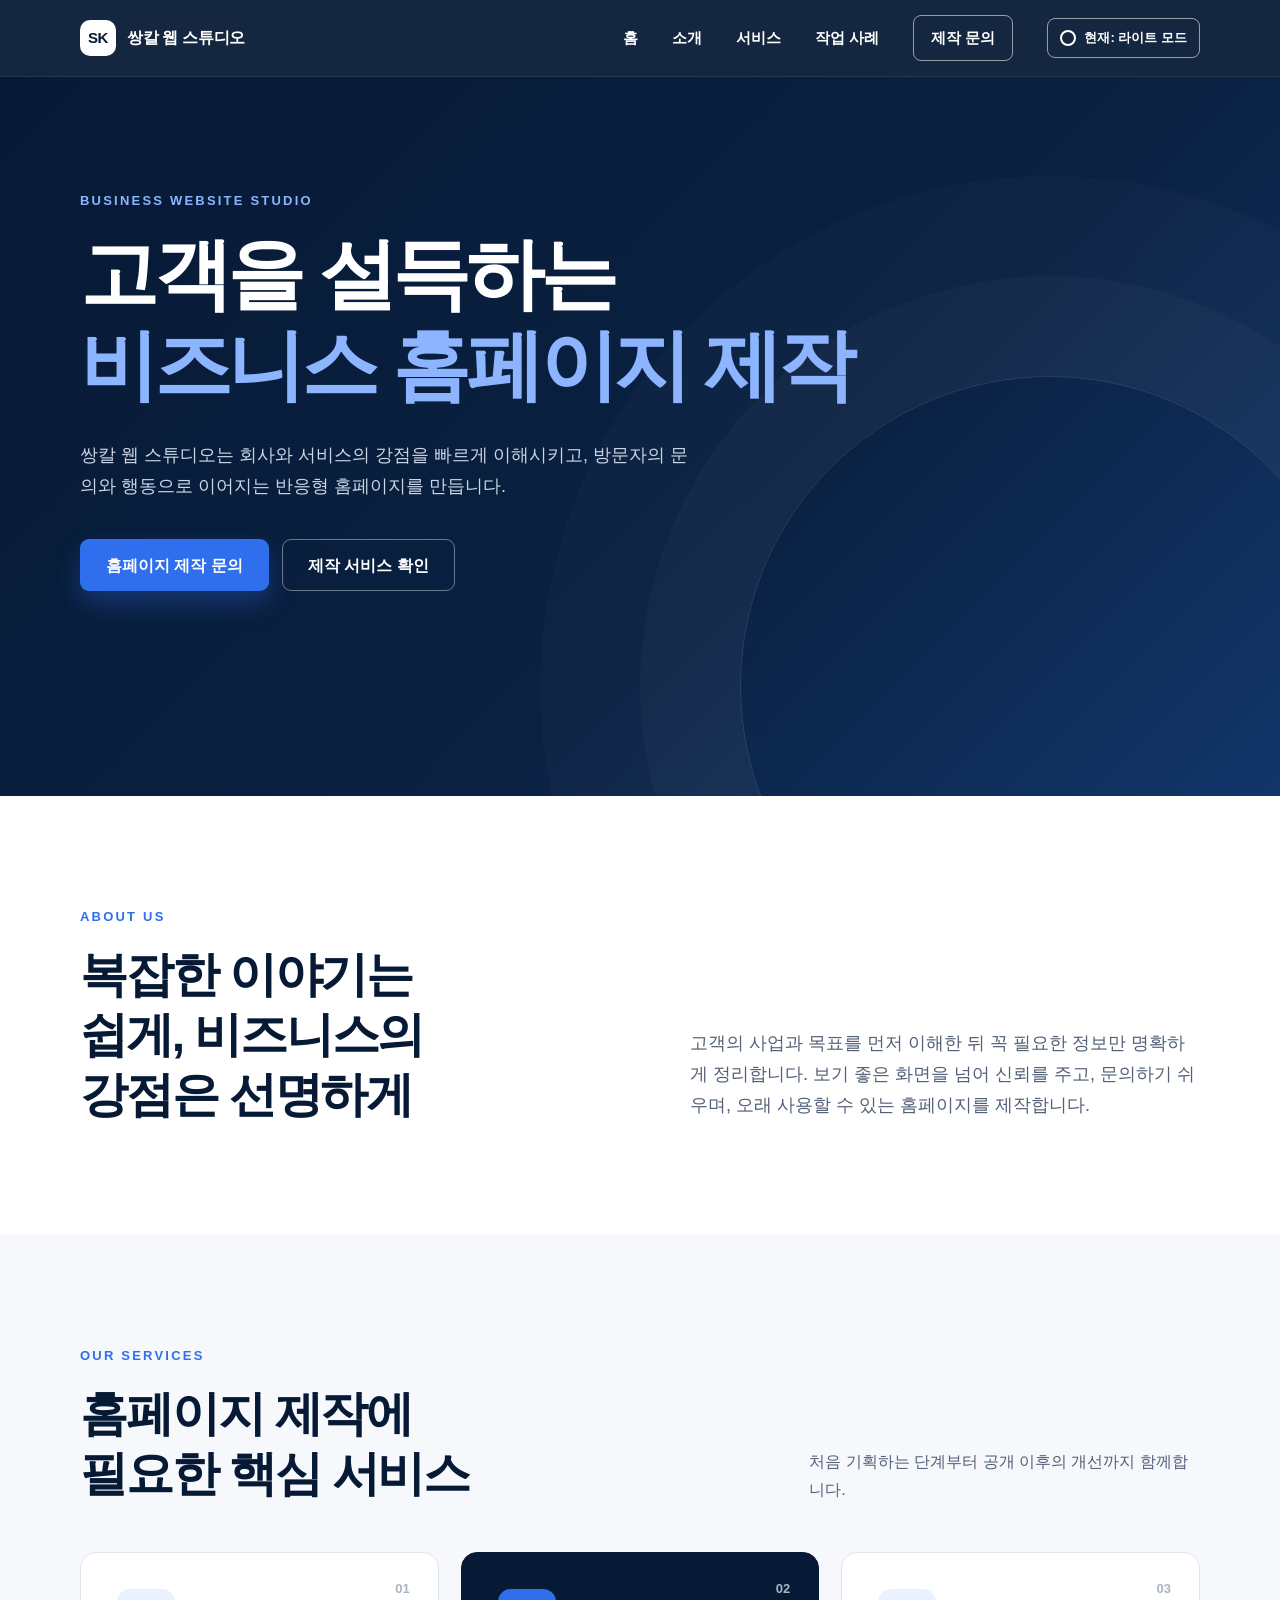
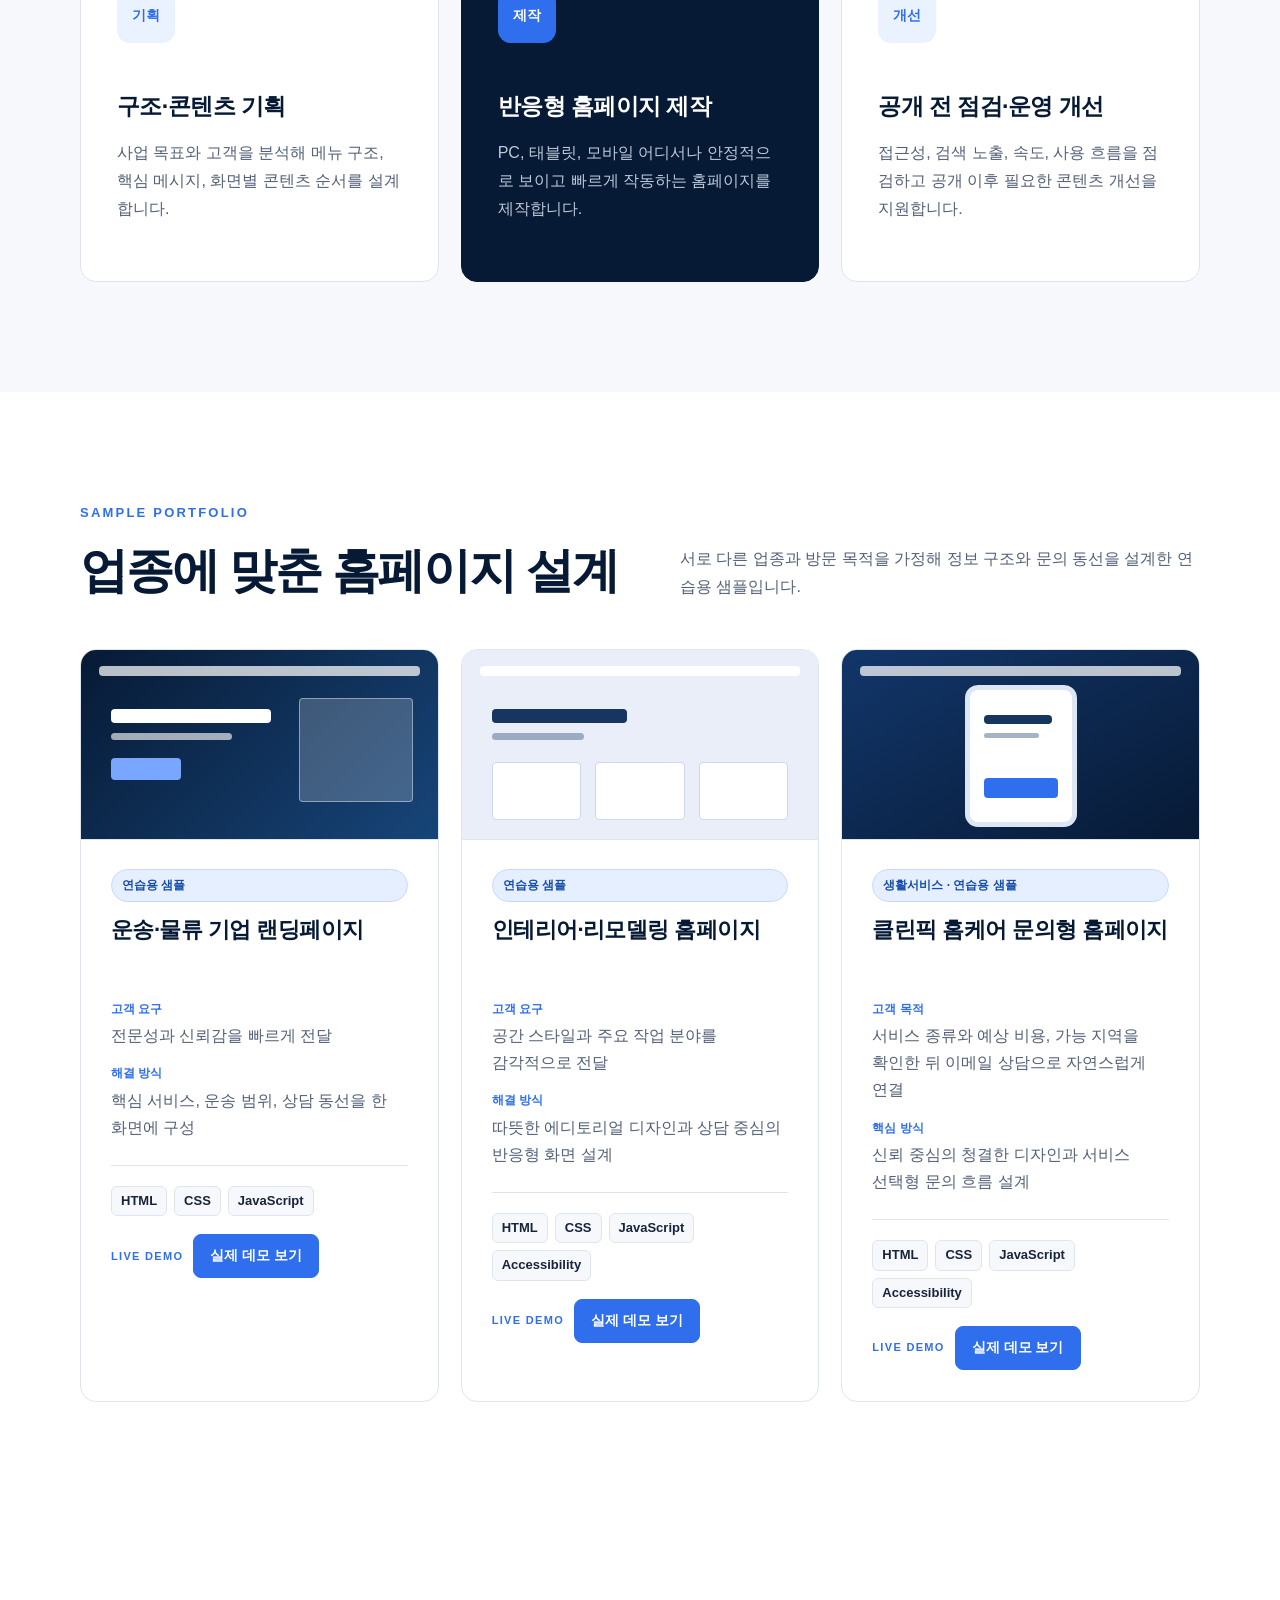
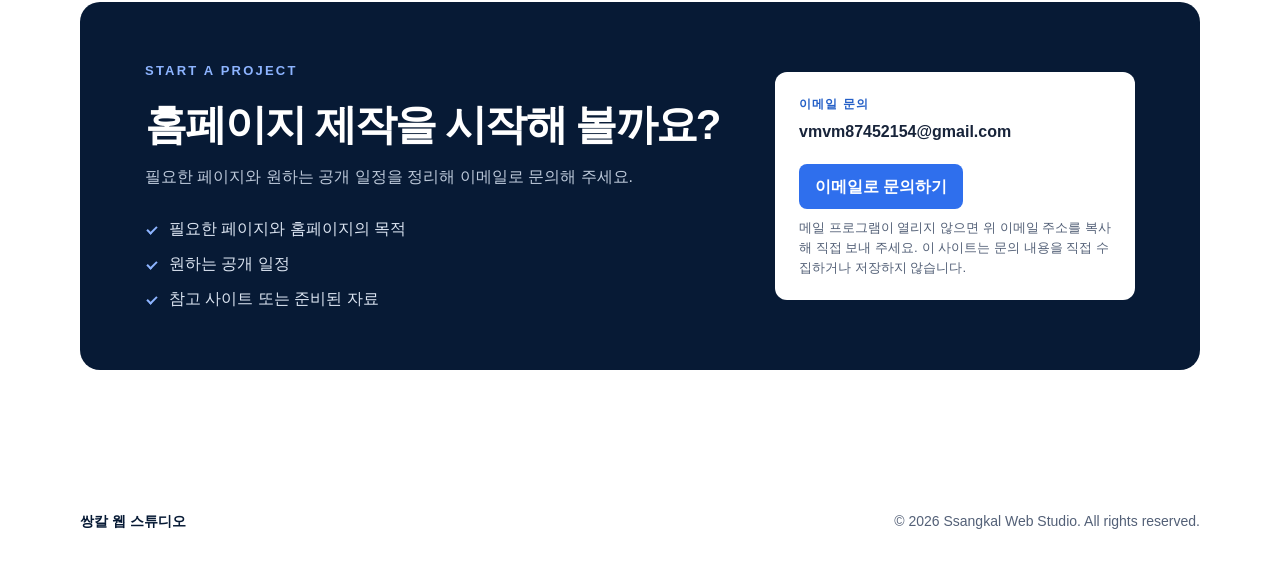
<file: index.html>
<!DOCTYPE html>
<html lang="ko">
<head>
  <meta charset="UTF-8">
  <meta name="viewport" content="width=device-width, initial-scale=1.0">
  <title>쌍칼 웹 스튜디오 | 반응형 비즈니스 홈페이지 제작</title>
  <meta name="description" content="운송·물류, 콘텐츠 브랜드, 소상공인을 위한 반응형 비즈니스 홈페이지를 기획하고 제작하는 쌍칼 웹 스튜디오입니다.">
  <meta name="robots" content="index, follow">
  <meta name="theme-color" content="#071a35">
  <link rel="canonical" href="https://ssangkalweb.github.io/ssangkal-web-studio/">
  <link rel="icon" href="favicon.svg" type="image/svg+xml">
  <meta property="og:type" content="website">
  <meta property="og:url" content="https://ssangkalweb.github.io/ssangkal-web-studio/">
  <meta property="og:locale" content="ko_KR">
  <meta property="og:site_name" content="쌍칼 웹 스튜디오">
  <meta property="og:title" content="쌍칼 웹 스튜디오 | 반응형 비즈니스 홈페이지 제작">
  <meta property="og:description" content="운송·물류, 콘텐츠 브랜드, 소상공인을 위한 반응형 비즈니스 홈페이지를 기획하고 제작하는 쌍칼 웹 스튜디오입니다.">
  <meta name="twitter:card" content="summary">
  <meta name="twitter:title" content="쌍칼 웹 스튜디오 | 반응형 비즈니스 홈페이지 제작">
  <meta name="twitter:description" content="운송·물류, 콘텐츠 브랜드, 소상공인을 위한 반응형 비즈니스 홈페이지를 기획하고 제작하는 쌍칼 웹 스튜디오입니다.">
  <link rel="stylesheet" href="style.css">
</head>
<body>
  <a class="skip-link" href="#main-content">본문으로 바로가기</a>

  <header class="site-header">
    <div class="container header-inner">
      <a class="logo" href="#home" aria-label="쌍칼 웹 스튜디오 홈으로 이동">
        <span class="logo-mark" aria-hidden="true">SK</span>
        <span>쌍칼 웹 스튜디오</span>
      </a>

      <button class="menu-toggle" type="button" aria-expanded="false" aria-controls="main-menu">
        <span class="sr-only">메뉴 열기</span>
        <span aria-hidden="true"></span>
        <span aria-hidden="true"></span>
        <span aria-hidden="true"></span>
      </button>

      <nav id="main-menu" class="main-nav" aria-label="주요 메뉴">
        <a href="#home">홈</a>
        <a href="#about">소개</a>
        <a href="#services">서비스</a>
        <a href="#portfolio">작업 사례</a>
        <a class="nav-contact" href="#contact">제작 문의</a>
        <button class="theme-toggle" type="button" aria-label="다크 모드로 전환">
          <span class="theme-icon" aria-hidden="true"></span>
          <span class="theme-label">현재: 라이트 모드</span>
        </button>
      </nav>
    </div>
  </header>

  <main id="main-content" tabindex="-1">
    <section id="home" class="hero" aria-labelledby="hero-title">
      <div class="container hero-content">
        <p class="eyebrow">BUSINESS WEBSITE STUDIO</p>
        <h1 id="hero-title">고객을 설득하는 <span>비즈니스 홈페이지 제작</span></h1>
        <p class="hero-description">
          쌍칼 웹 스튜디오는 회사와 서비스의 강점을 빠르게 이해시키고,
          방문자의 문의와 행동으로 이어지는 반응형 홈페이지를 만듭니다.
        </p>
        <div class="hero-actions">
          <a class="button button-primary" href="#contact">홈페이지 제작 문의</a>
          <a class="button button-secondary" href="#services">제작 서비스 확인</a>
        </div>
      </div>
      <div class="hero-decoration" aria-hidden="true"></div>
    </section>

    <section id="about" class="intro section" aria-labelledby="about-title">
      <div class="container intro-grid">
        <div>
          <p class="section-label">ABOUT US</p>
          <h2 id="about-title">복잡한 이야기는 쉽게, 비즈니스의 강점은 선명하게</h2>
        </div>
        <p class="intro-text">
          고객의 사업과 목표를 먼저 이해한 뒤 꼭 필요한 정보만 명확하게 정리합니다.
          보기 좋은 화면을 넘어 신뢰를 주고, 문의하기 쉬우며, 오래 사용할 수 있는 홈페이지를 제작합니다.
        </p>
      </div>
    </section>

    <section id="services" class="services section" aria-labelledby="services-title">
      <div class="container">
        <div class="section-heading">
          <div>
            <p class="section-label">OUR SERVICES</p>
            <h2 id="services-title">홈페이지 제작에 필요한 핵심 서비스</h2>
          </div>
          <p>처음 기획하는 단계부터 공개 이후의 개선까지 함께합니다.</p>
        </div>

        <div class="card-grid">
          <article class="service-card">
            <span class="card-number" aria-hidden="true">01</span>
            <div class="card-icon" aria-hidden="true">기획</div>
            <h3>구조·콘텐츠 기획</h3>
            <p>사업 목표와 고객을 분석해 메뉴 구조, 핵심 메시지, 화면별 콘텐츠 순서를 설계합니다.</p>
          </article>

          <article class="service-card featured">
            <span class="card-number" aria-hidden="true">02</span>
            <div class="card-icon" aria-hidden="true">제작</div>
            <h3>반응형 홈페이지 제작</h3>
            <p>PC, 태블릿, 모바일 어디서나 안정적으로 보이고 빠르게 작동하는 홈페이지를 제작합니다.</p>
          </article>

          <article class="service-card">
            <span class="card-number" aria-hidden="true">03</span>
            <div class="card-icon" aria-hidden="true">개선</div>
            <h3>공개 전 점검·운영 개선</h3>
            <p>접근성, 검색 노출, 속도, 사용 흐름을 점검하고 공개 이후 필요한 콘텐츠 개선을 지원합니다.</p>
          </article>
        </div>
      </div>
    </section>

    <section id="portfolio" class="portfolio section" aria-labelledby="portfolio-title">
      <div class="container">
        <div class="section-heading">
          <div>
            <p class="section-label">SAMPLE PORTFOLIO</p>
            <h2 id="portfolio-title">업종에 맞춘 홈페이지 설계</h2>
          </div>
          <p>서로 다른 업종과 방문 목적을 가정해 정보 구조와 문의 동선을 설계한 연습용 샘플입니다.</p>
        </div>

        <div class="portfolio-grid">
          <article class="portfolio-card" aria-labelledby="portfolio-logistics-title">
            <div class="site-preview preview-logistics" aria-hidden="true">
              <span class="preview-bar"></span>
              <span class="preview-heading"></span>
              <span class="preview-copy"></span>
              <span class="preview-button"></span>
              <span class="preview-panel"></span>
            </div>
            <div class="portfolio-content">
              <p class="sample-badge">연습용 샘플</p>
              <h3 id="portfolio-logistics-title">운송·물류 기업 랜딩페이지</h3>
              <dl class="portfolio-details">
                <div>
                  <dt>고객 요구</dt>
                  <dd>전문성과 신뢰감을 빠르게 전달</dd>
                </div>
                <div>
                  <dt>해결 방식</dt>
                  <dd>핵심 서비스, 운송 범위, 상담 동선을 한 화면에 구성</dd>
                </div>
              </dl>
              <ul class="tech-tags" aria-label="사용 기술">
                <li>HTML</li><li>CSS</li><li>JavaScript</li>
              </ul>
              <div class="portfolio-demo">
                <span class="demo-status">LIVE DEMO</span>
                <a class="demo-link" href="https://ssangkalweb.github.io/ssangkal-logistics-demo/" target="_blank" rel="noopener noreferrer">
                  실제 데모 보기
                  <span class="sr-only">(운송·물류 기업 랜딩페이지 데모, 새 창에서 열림)</span>
                </a>
              </div>
            </div>
          </article>

          <article class="portfolio-card" aria-labelledby="portfolio-interior-title">
            <div class="site-preview preview-content" aria-hidden="true">
              <span class="preview-bar"></span>
              <span class="preview-heading"></span>
              <span class="preview-copy"></span>
              <span class="preview-tile preview-tile-one"></span>
              <span class="preview-tile preview-tile-two"></span>
              <span class="preview-tile preview-tile-three"></span>
            </div>
            <div class="portfolio-content">
              <p class="sample-badge">연습용 샘플</p>
              <h3 id="portfolio-interior-title">인테리어·리모델링 홈페이지</h3>
              <dl class="portfolio-details">
                <div>
                  <dt>고객 요구</dt>
                  <dd>공간 스타일과 주요 작업 분야를 감각적으로 전달</dd>
                </div>
                <div>
                  <dt>해결 방식</dt>
                  <dd>따뜻한 에디토리얼 디자인과 상담 중심의 반응형 화면 설계</dd>
                </div>
              </dl>
              <ul class="tech-tags" aria-label="사용 기술">
                <li>HTML</li><li>CSS</li><li>JavaScript</li><li>Accessibility</li>
              </ul>
              <div class="portfolio-demo">
                <span class="demo-status">LIVE DEMO</span>
                <a class="demo-link" href="https://ssangkalweb.github.io/ssangkal-interior-demo/" target="_blank" rel="noopener noreferrer" aria-label="결담 스페이스 인테리어 홈페이지 데모 새 탭에서 보기">
                  실제 데모 보기
                </a>
              </div>
            </div>
          </article>

          <article class="portfolio-card" aria-labelledby="portfolio-homecare-title">
            <div class="site-preview preview-contact" aria-hidden="true">
              <span class="preview-bar"></span>
              <span class="preview-phone">
                <span class="preview-heading"></span>
                <span class="preview-copy"></span>
                <span class="preview-button"></span>
              </span>
            </div>
            <div class="portfolio-content">
              <p class="sample-badge">생활서비스 · 연습용 샘플</p>
              <h3 id="portfolio-homecare-title">클린픽 홈케어 문의형 홈페이지</h3>
              <dl class="portfolio-details">
                <div>
                  <dt>고객 목적</dt>
                  <dd>서비스 종류와 예상 비용, 가능 지역을 확인한 뒤 이메일 상담으로 자연스럽게 연결</dd>
                </div>
                <div>
                  <dt>핵심 방식</dt>
                  <dd>신뢰 중심의 청결한 디자인과 서비스 선택형 문의 흐름 설계</dd>
                </div>
              </dl>
              <ul class="tech-tags" aria-label="사용 기술">
                <li>HTML</li><li>CSS</li><li>JavaScript</li><li>Accessibility</li>
              </ul>
              <div class="portfolio-demo">
                <span class="demo-status">LIVE DEMO</span>
                <a class="demo-link" href="https://ssangkalweb.github.io/ssangkal-homecare-demo/" target="_blank" rel="noopener noreferrer" aria-label="클린픽 홈케어 데모 새 탭에서 보기">
                  실제 데모 보기
                </a>
              </div>
            </div>
          </article>
        </div>
      </div>
    </section>

    <section id="contact" class="contact section" aria-labelledby="contact-title">
      <div class="container contact-box">
        <div>
          <p class="section-label light">START A PROJECT</p>
          <h2 id="contact-title">홈페이지 제작을 시작해 볼까요?</h2>
          <p>필요한 페이지와 원하는 공개 일정을 정리해 이메일로 문의해 주세요.</p>
          <ul class="contact-checklist" aria-label="문의 시 알려주실 내용">
            <li>필요한 페이지와 홈페이지의 목적</li>
            <li>원하는 공개 일정</li>
            <li>참고 사이트 또는 준비된 자료</li>
          </ul>
        </div>
        <address class="contact-details" aria-label="문의 연락처">
          <span class="contact-label">이메일 문의</span>
          <strong><a href="mailto:vmvm87452154@gmail.com">vmvm87452154@gmail.com</a></strong>
          <a class="contact-action" href="mailto:vmvm87452154@gmail.com?subject=%5B%EC%8C%8D%EC%B9%BC%20%EC%9B%B9%20%EC%8A%A4%ED%8A%9C%EB%94%94%EC%98%A4%5D%20%ED%99%88%ED%8E%98%EC%9D%B4%EC%A7%80%20%EC%A0%9C%EC%9E%91%20%EB%AC%B8%EC%9D%98&amp;body=%EC%95%88%EB%85%95%ED%95%98%EC%84%B8%EC%9A%94.%20%ED%99%88%ED%8E%98%EC%9D%B4%EC%A7%80%20%EC%A0%9C%EC%9E%91%EC%9D%84%20%EB%AC%B8%EC%9D%98%EB%93%9C%EB%A6%BD%EB%8B%88%EB%8B%A4.%0A%0A%EC%97%85%EC%A2%85%20%EB%98%90%EB%8A%94%20%EB%B8%8C%EB%9E%9C%EB%93%9C%3A%0A%ED%95%84%EC%9A%94%ED%95%9C%20%ED%99%88%ED%8E%98%EC%9D%B4%EC%A7%80%3A%0A%ED%99%88%ED%8E%98%EC%9D%B4%EC%A7%80%EC%9D%98%20%ED%95%B5%EC%8B%AC%20%EB%AA%A9%EC%A0%81%3A%0A%ED%9D%AC%EB%A7%9D%20%EC%9D%BC%EC%A0%95%3A%0A%EC%B0%B8%EA%B3%A0%20%EC%82%AC%EC%9D%B4%ED%8A%B8%3A%0A%EC%97%B0%EB%9D%BD%20%EA%B0%80%EB%8A%A5%ED%95%9C%20%EB%B0%A9%EB%B2%95%3A" aria-label="vmvm87452154@gmail.com으로 홈페이지 제작 문의 이메일 작성하기">이메일로 문의하기</a>
          <small>메일 프로그램이 열리지 않으면 위 이메일 주소를 복사해 직접 보내 주세요. 이 사이트는 문의 내용을 직접 수집하거나 저장하지 않습니다.</small>
        </address>
      </div>
    </section>
  </main>

  <footer class="site-footer">
    <div class="container footer-inner">
      <p><strong>쌍칼 웹 스튜디오</strong></p>
      <p>© <span id="current-year"></span> Ssangkal Web Studio. All rights reserved.</p>
    </div>
  </footer>

  <script src="script.js"></script>
</body>
</html>
</file>
<file: style.css>
:root {
  --header-height: 76px;
  --navy: #071a35;
  --blue: #2f6fed;
  --blue-soft: #eaf1ff;
  --white: #ffffff;
  --off-white: #f6f8fc;
  --text: #18243a;
  --muted: #536077;
  --border: #dfe5ef;
  --shadow: 0 20px 45px rgba(7, 26, 53, 0.1);
}

html[data-theme="dark"] {
  color-scheme: dark;
  --navy: #dce8ff;
  --blue: #79a7ff;
  --blue-soft: #172d52;
  --white: #101827;
  --off-white: #0b1220;
  --text: #e7edf7;
  --muted: #bdc7d7;
  --border: #2a3850;
  --shadow: 0 20px 45px rgba(0, 0, 0, 0.3);
}

* { box-sizing: border-box; }

html { scroll-behavior: smooth; }

body {
  margin: 0;
  color: var(--text);
  background: var(--white);
  font-family: "Pretendard", "Noto Sans KR", "Apple SD Gothic Neo", Arial, sans-serif;
  line-height: 1.7;
}

main { padding-top: var(--header-height); }

a { color: inherit; text-decoration: none; }

.skip-link {
  position: fixed;
  z-index: 1000;
  top: 0;
  left: 50%;
  padding: 12px 18px;
  color: var(--navy);
  background: var(--white);
  border: 2px solid var(--blue);
  border-radius: 0 0 7px 7px;
  font-weight: 700;
  transform: translate(-50%, -150%);
}
.skip-link:focus,
.skip-link:focus-visible { transform: translate(-50%, 0); }

:where(a, button):focus-visible {
  outline: 3px solid #8db4ff;
  outline-offset: 3px;
}

section,
#main-content { scroll-margin-top: calc(var(--header-height) + 16px); }

:where(h1, h2, h3) {
  word-break: keep-all;
  overflow-wrap: normal;
  text-wrap: balance;
}

.container { width: min(1120px, calc(100% - 40px)); margin: 0 auto; }
.section { padding: 110px 0; }
.sr-only { position: absolute; width: 1px; height: 1px; padding: 0; margin: -1px; overflow: hidden; clip: rect(0, 0, 0, 0); white-space: nowrap; border: 0; }

.site-header {
  position: fixed;
  z-index: 100;
  top: 0;
  width: 100%;
  color: var(--white);
  background: rgba(7, 26, 53, 0.94);
  border-bottom: 1px solid rgba(255,255,255,.1);
  backdrop-filter: blur(12px);
}

.header-inner { min-height: var(--header-height); display: flex; align-items: center; justify-content: space-between; }
.logo { display: flex; align-items: center; gap: 11px; font-weight: 800; letter-spacing: -.02em; }
.logo-mark { display: grid; place-items: center; width: 36px; height: 36px; color: var(--navy); background: var(--white); border-radius: 10px; font-size: 15px; }
.main-nav { display: flex; align-items: center; gap: 34px; font-size: 15px; font-weight: 600; }
.main-nav a { transition: color .2s; }
.main-nav a:hover, .main-nav a:focus-visible { color: #9fc0ff; }
.nav-contact { padding: 9px 17px; border: 1px solid rgba(255,255,255,.55); border-radius: 8px; }
.theme-toggle { display: inline-flex; align-items: center; gap: 8px; min-height: 40px; padding: 8px 12px; color: var(--white); background: transparent; border: 1px solid rgba(255,255,255,.55); border-radius: 8px; font: inherit; font-size: 13px; cursor: pointer; }
.theme-toggle:hover { background: rgba(255,255,255,.08); }
.theme-icon { position: relative; width: 16px; height: 16px; flex: 0 0 16px; border: 2px solid currentColor; border-radius: 50%; }
.theme-icon::after { content: ""; position: absolute; top: -4px; right: -4px; width: 10px; height: 10px; background: #071a35; border-radius: 50%; opacity: 0; }
html[data-theme="dark"] .theme-icon::after { opacity: 1; }
.menu-toggle { display: none; width: 44px; height: 44px; padding: 8px 10px; background: none; border: 0; cursor: pointer; }
.menu-toggle span:not(.sr-only) { display: block; width: 24px; height: 2px; margin: 5px 0; background: white; transition: .25s; }

.hero {
  position: relative;
  min-height: 720px;
  padding: 114px 0 120px;
  overflow: hidden;
  color: var(--white);
  background: linear-gradient(135deg, var(--navy) 0%, #0a2142 60%, #12366a 100%);
}

.hero-content { position: relative; z-index: 2; }
.eyebrow, .section-label { margin: 0 0 17px; color: var(--blue); font-size: 13px; font-weight: 800; letter-spacing: .17em; }
.eyebrow { color: #8db4ff; }
.hero h1 { max-width: 820px; margin: 0; font-size: clamp(46px, 7vw, 78px); line-height: 1.16; letter-spacing: -.055em; }
.hero h1 span { color: #8db4ff; }
.hero-description { max-width: 610px; margin: 30px 0 38px; color: #cbd5e5; font-size: 18px; }
.hero-actions { display: flex; flex-wrap: wrap; gap: 13px; }
.button { display: inline-flex; align-items: center; justify-content: center; min-height: 52px; padding: 0 25px; border: 1px solid transparent; border-radius: 9px; font-weight: 700; transition: transform .2s ease, background-color .2s ease, border-color .2s ease, box-shadow .2s ease; }
.button:hover { transform: translateY(-2px); }
.button-primary { color: var(--white); background: var(--blue); box-shadow: 0 12px 25px rgba(47,111,237,.3); }
.button-primary:hover { background: #245fda; }
.button-secondary { color: var(--white); border-color: rgba(255,255,255,.4); }
.button-secondary:hover { background: rgba(255,255,255,.08); }
.hero-decoration { position: absolute; right: -80px; bottom: -200px; width: 620px; height: 620px; border: 1px solid rgba(255,255,255,.12); border-radius: 50%; box-shadow: 0 0 0 100px rgba(255,255,255,.025), 0 0 0 200px rgba(255,255,255,.018); }

.intro-grid { display: grid; grid-template-columns: 1fr 1fr; gap: 100px; align-items: end; }
h2 { margin: 0; color: var(--navy); font-size: clamp(34px, 4vw, 48px); line-height: 1.25; letter-spacing: -.045em; }
.intro-text { margin: 0 0 5px; color: var(--muted); font-size: 18px; }

.services { background: var(--off-white); }
.section-heading { display: flex; align-items: end; justify-content: space-between; gap: 40px; margin-bottom: 48px; }
.section-heading > p { max-width: 520px; margin: 0; color: var(--muted); font-size: 16px; line-height: 1.75; }
.card-grid { display: grid; grid-template-columns: repeat(3, 1fr); gap: 22px; }
.service-card { position: relative; min-height: 330px; padding: 36px; overflow: hidden; background: var(--white); border: 1px solid var(--border); border-radius: 16px; transition: transform .25s, box-shadow .25s; }
.service-card:hover { transform: translateY(-7px); box-shadow: var(--shadow); }
.service-card.featured { color: var(--white); background: var(--navy); border-color: var(--navy); }
.card-number { position: absolute; top: 25px; right: 28px; color: #aab4c4; font-size: 13px; font-weight: 700; }
.card-icon { display: grid; place-items: center; width: 58px; height: 54px; margin-bottom: 44px; color: var(--blue); background: var(--blue-soft); border-radius: 13px; font-size: 14px; font-weight: 800; }
.featured .card-icon { color: var(--white); background: var(--blue); }
.service-card h3 { margin: 0 0 13px; color: var(--navy); font-size: 23px; letter-spacing: -.025em; }
.service-card.featured h3 { color: var(--white); }
.service-card p { margin: 0; color: var(--muted); font-size: 16px; line-height: 1.75; }
.service-card.featured p { color: #bdc9da; }

.portfolio { background: var(--white); }
.portfolio-grid { display: grid; grid-template-columns: repeat(3, minmax(0, 1fr)); gap: 22px; }
.portfolio-card { display: flex; flex-direction: column; min-width: 0; overflow: hidden; background: var(--white); border: 1px solid var(--border); border-radius: 16px; outline: none; transition: transform .25s, box-shadow .25s, border-color .25s; }
.portfolio-card:hover { transform: translateY(-5px); box-shadow: var(--shadow); }
.portfolio-card:focus-visible { border-color: var(--blue); box-shadow: 0 0 0 3px var(--blue-soft), var(--shadow); }
.site-preview { position: relative; height: 190px; overflow: hidden; background: #dfe9f8; border-bottom: 1px solid var(--border); }
.site-preview span { position: absolute; display: block; border-radius: 4px; }
.preview-bar { top: 16px; left: 18px; right: 18px; height: 10px; background: rgba(255,255,255,.72); }
.preview-heading { top: 59px; left: 30px; width: 45%; height: 14px; background: #ffffff; }
.preview-copy { top: 83px; left: 30px; width: 34%; height: 7px; background: rgba(255,255,255,.62); }
.preview-button { top: 108px; left: 30px; width: 70px; height: 22px; background: #79a7ff; }
.preview-panel { top: 48px; right: 25px; width: 32%; height: 104px; background: rgba(255,255,255,.2); border: 1px solid rgba(255,255,255,.42); }
.preview-logistics { background: linear-gradient(135deg, #071a35, #174579); }
.preview-content { background: #e9eef8; }
.preview-content .preview-bar { background: #ffffff; }
.preview-content .preview-heading { width: 38%; background: #17365f; }
.preview-content .preview-copy { width: 26%; background: #9aabc2; }
.preview-tile { top: 112px; width: 25%; height: 58px; background: #ffffff; border: 1px solid #ced8e7; }
.preview-tile-one { left: 30px; }
.preview-tile-two { left: 37.5%; }
.preview-tile-three { right: 30px; }
.preview-contact { background: linear-gradient(150deg, #12366a, #071a35); }
.preview-phone { top: 35px; left: 50%; width: 112px; height: 142px; transform: translateX(-50%); background: #ffffff; border: 5px solid #dce6f5; border-radius: 13px !important; }
.preview-phone .preview-heading { top: 25px; left: 14px; width: 68px; height: 9px; background: #17365f; }
.preview-phone .preview-copy { top: 43px; left: 14px; width: 55px; height: 5px; background: #a6b3c5; }
.preview-phone .preview-button { top: 88px; left: 14px; width: 74px; height: 20px; background: #2f6fed; }
.portfolio-content { display: flex; flex: 1; flex-direction: column; padding: 29px 30px 31px; }
.sample-badge { display: inline-flex; margin: 0 0 13px; padding: 5px 10px; color: #174eaa; background: #e6efff; border: 1px solid #c5d9ff; border-radius: 999px; font-size: 12px; font-weight: 800; }
.portfolio-card h3 { min-height: 62px; margin: 0 0 22px; color: var(--navy); font-size: 22px; line-height: 1.4; letter-spacing: -.025em; }
.portfolio-details { margin: 0; }
.portfolio-details div + div { margin-top: 14px; }
.portfolio-details dt { color: var(--blue); font-size: 12px; font-weight: 800; }
.portfolio-details dd { margin: 3px 0 0; color: var(--muted); font-size: 16px; line-height: 1.7; word-break: keep-all; overflow-wrap: break-word; }
.tech-tags { display: flex; flex-wrap: wrap; gap: 7px; margin: auto 0 0; padding: 20px 0 0; border-top: 1px solid var(--border); list-style: none; }
.portfolio-details + .tech-tags { margin-top: 24px; }
.tech-tags li { padding: 5px 9px; color: var(--text); background: var(--off-white); border: 1px solid var(--border); border-radius: 6px; font-size: 13px; font-weight: 700; line-height: 1.4; }
.portfolio-demo { display: flex; flex-wrap: wrap; align-items: center; gap: 10px; margin-top: 18px; }
.demo-status { color: var(--blue); font-size: 11px; font-weight: 800; line-height: 1.2; letter-spacing: .12em; }
.demo-link { display: inline-flex; align-items: center; justify-content: center; min-height: 44px; max-width: 100%; padding: 9px 16px; color: #ffffff; background: var(--blue); border: 1px solid var(--blue); border-radius: 8px; font-size: 14px; font-weight: 800; line-height: 1.4; word-break: keep-all; transition: background-color .2s ease, border-color .2s ease, box-shadow .2s ease; }
.demo-link:hover { background: #245fda; border-color: #245fda; }
.demo-link:focus-visible { outline-color: var(--blue); box-shadow: 0 0 0 3px var(--blue-soft); }

.contact { padding-top: 90px; }
.contact-box { display: flex; align-items: center; justify-content: space-between; gap: 50px; padding: 58px 65px; color: var(--white); background: var(--navy); border-radius: 20px; }
.section-label.light { color: #8db4ff; }
.contact h2 { color: var(--white); font-size: clamp(30px, 4vw, 42px); }
.contact p:not(.section-label) { margin: 12px 0 0; color: #bdc9da; }
.contact-checklist { display: grid; gap: 8px; margin: 24px 0 0; padding: 0; color: #dce5f2; list-style: none; }
.contact-checklist li { position: relative; padding-left: 24px; }
.contact-checklist li::before { content: ""; position: absolute; top: .7em; left: 2px; width: 8px; height: 4px; border-bottom: 2px solid #8db4ff; border-left: 2px solid #8db4ff; transform: rotate(-45deg); }
.contact-details { flex: 0 0 min(360px, 42%); padding: 22px 24px; color: #18243a; background: var(--white); border-radius: 12px; font-style: normal; }
.contact-label { display: block; margin-bottom: 4px; color: #245fc7; font-size: 12px; font-weight: 800; letter-spacing: .1em; }
.contact-details strong { display: block; overflow-wrap: anywhere; }
.contact-details a { color: inherit; }
.contact-details .contact-action { display: inline-flex; align-items: center; justify-content: center; min-height: 44px; margin-top: 18px; padding: 9px 16px; color: #ffffff; background: #2f6fed; border-radius: 8px; font-weight: 700; }
.contact-action:hover { background: #245fda; }
.contact-details small { display: block; margin-top: 9px; color: #536077; line-height: 1.5; }

.site-footer { padding: 30px 0 38px; }
.footer-inner { display: flex; justify-content: space-between; gap: 25px; color: var(--muted); font-size: 14px; }
.footer-inner p { margin: 0; }
.footer-inner strong { color: var(--navy); }

html[data-theme="dark"] .site-header,
html[data-theme="dark"] .main-nav { color: #ffffff; background: rgba(5, 12, 24, 0.96); }
html[data-theme="dark"] .logo-mark { color: #071a35; background: #ffffff; }
html[data-theme="dark"] .hero { color: #ffffff; background: linear-gradient(135deg, #050c18 0%, #0a1830 60%, #102b55 100%); }
html[data-theme="dark"] .contact-box,
html[data-theme="dark"] .service-card.featured { color: #ffffff; background: #162642; border-color: #2a4268; }
html[data-theme="dark"] .contact h2,
html[data-theme="dark"] .service-card.featured h3 { color: #ffffff; }
html[data-theme="dark"] .contact-details { color: #18243a; background: #f7f9fc; }
html[data-theme="dark"] .theme-toggle,
html[data-theme="dark"] .button-secondary { color: #ffffff; }
html[data-theme="dark"] .theme-icon::after { background: #050c18; }
html[data-theme="dark"] .site-preview { border-color: #3a4c68; }
html[data-theme="dark"] .sample-badge { color: #c9dcff; background: #19335d; border-color: #31588e; }
html[data-theme="dark"] .demo-link { color: #071a35; background: var(--blue); border-color: var(--blue); }
html[data-theme="dark"] .demo-link:hover { background: #9fc0ff; border-color: #9fc0ff; }

@media (max-width: 960px) {
  html.menu-open, html.menu-open body { overflow: hidden; }
  .section { padding: 78px 0; }
  .menu-toggle { display: block; }
  .main-nav { position: absolute; top: var(--header-height); left: 0; width: 100%; max-height: calc(100dvh - var(--header-height)); display: none; flex-direction: column; align-items: stretch; gap: 0; padding: 12px 20px 22px; overflow-y: auto; overscroll-behavior: contain; background: var(--navy); border-bottom: 1px solid rgba(255,255,255,.1); }
  .main-nav.open { display: flex; }
  .main-nav a { padding: 13px 10px; }
  .nav-contact { margin-top: 8px; text-align: center; }
  .theme-toggle { justify-content: center; width: 100%; margin-top: 8px; }
  .menu-toggle[aria-expanded="true"] span:nth-of-type(2) { transform: translateY(7px) rotate(45deg); }
  .menu-toggle[aria-expanded="true"] span:nth-of-type(3) { opacity: 0; }
  .menu-toggle[aria-expanded="true"] span:nth-of-type(4) { transform: translateY(-7px) rotate(-45deg); }
  .hero { min-height: auto; padding: 79px 0 100px; }
  .hero-description { font-size: 16px; }
  .intro-grid { grid-template-columns: 1fr; gap: 30px; }
  .section-heading { display: block; }
  .section-heading > p { margin-top: 14px; }
  .card-grid { grid-template-columns: 1fr; }
  .portfolio-grid { grid-template-columns: 1fr; }
  .service-card { min-height: 285px; }
  .portfolio-card h3 { min-height: 0; }
  .portfolio-content { min-height: 0; }
  .contact-box { flex-direction: column; align-items: stretch; padding: 45px 35px; }
  .contact-details { flex-basis: auto; width: 100%; }
}

@media (max-width: 520px) {
  .container { width: min(100% - 30px, 1120px); }
  .logo { font-size: 15px; }
  .hero h1 { max-width: 100%; font-size: clamp(36px, 10.5vw, 42px); }
  .hero-actions { flex-direction: column; }
  .button { width: 100%; }
  .service-card { padding: 30px; }
  .contact-box { padding: 38px 25px; }
  .contact-action { width: 100%; }
  .footer-inner { flex-direction: column; gap: 7px; }
}

@media (prefers-reduced-motion: reduce) {
  html { scroll-behavior: auto; }
  *, *::before, *::after { transition-duration: .01ms !important; animation-duration: .01ms !important; }
  .button:hover, .service-card:hover, .portfolio-card:hover { transform: none; }
}
</file>
